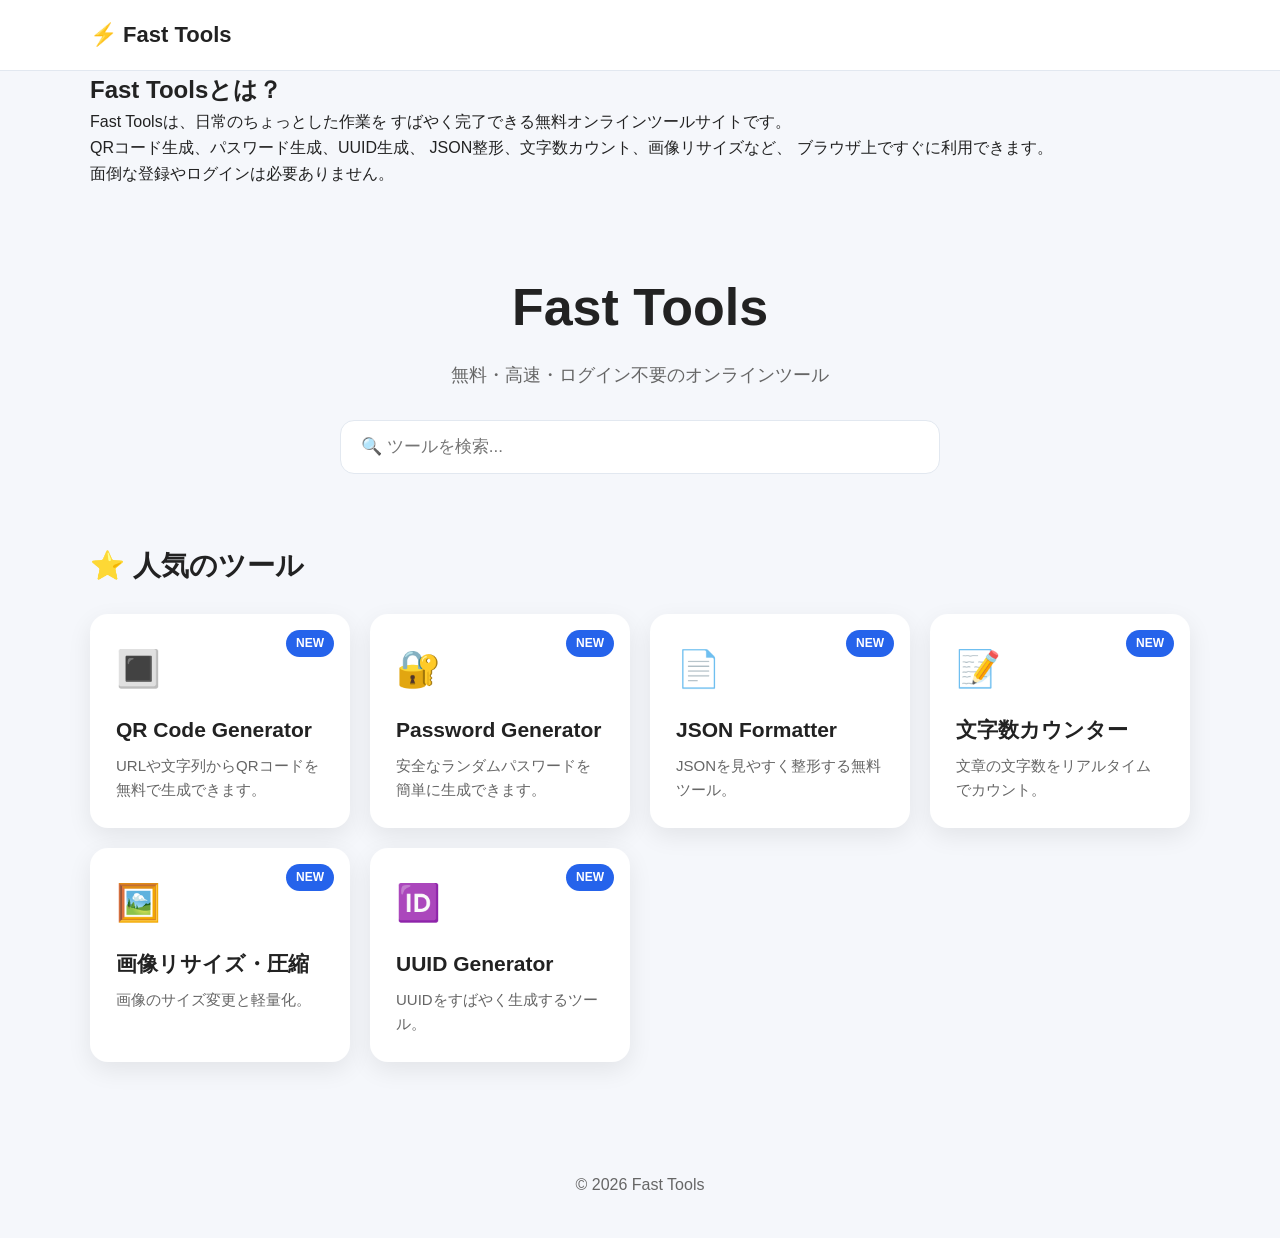
<file: index.html>
<!DOCTYPE html>
<html lang="ja">
<head>
    <meta charset="UTF-8">
    <meta name="viewport" content="width=device-width, initial-scale=1.0">

   <title>Fast Tools｜無料で使える便利なオンラインツール</title>

<meta
    name="description"
    content="Fast Toolsは、QRコード生成、パスワード生成、UUID生成、JSON整形、文字数カウント、画像リサイズなどを無料で使えるオンラインツールサイトです。ログイン不要で利用できます。"
>

<meta name="robots" content="index, follow">
<meta name="theme-color" content="#2563eb">

<meta property="og:title" content="Fast Tools｜無料オンラインツール">
<meta property="og:description" content="ログイン不要ですぐに使える無料オンラインツール。">
<meta property="og:type" content="website">
    <link rel="stylesheet" href="style.css">
</head>

<body>

<header>
    <div class="container nav">
        <a href="./" class="logo">⚡ Fast Tools</a>
    </div>
</header>

<main>

    <section class="about-section">

    <div class="container">

        <h2>Fast Toolsとは？</h2>

        <p>
            Fast Toolsは、日常のちょっとした作業を
            すばやく完了できる無料オンラインツールサイトです。
        </p>

        <p>
            QRコード生成、パスワード生成、UUID生成、
            JSON整形、文字数カウント、画像リサイズなど、
            ブラウザ上ですぐに利用できます。
        </p>

        <p>
            面倒な登録やログインは必要ありません。
        </p>

    </div>

</section>
    <section class="hero">
        <div class="container">

            <h1>Fast Tools</h1>

            <p>
                無料・高速・ログイン不要のオンラインツール
            </p>

            <input
                type="text"
                id="search"
                placeholder="🔍 ツールを検索..."
                autocomplete="off"
            >

        </div>
    </section>


    <section class="tools-section">

        <div class="container">

            <h2>⭐ 人気のツール</h2>

            <div class="grid">

                <a class="card" href="tools/qr-generator/">

                    <span class="badge">NEW</span>

                    <div class="icon">🔳</div>

                    <h3>QR Code Generator</h3>

                    <p>
                        URLや文字列からQRコードを無料で生成できます。
                    </p>

                </a>


                <a class="card" href="tools/password-generator/">

                    <span class="badge">NEW</span>

                    <div class="icon">🔐</div>

                    <h3>Password Generator</h3>

                    <p>
                        安全なランダムパスワードを簡単に生成できます。
                    </p>

                </a>


               <a class="card" href="tools/json-formatter/">

    <span class="badge">NEW</span>

    <div class="icon">📄</div>

    <h3>JSON Formatter</h3>

    <p>
        JSONを見やすく整形する無料ツール。
    </p>

</a>

<a class="card" href="tools/character-counter/">

    <span class="badge">NEW</span>

    <div class="icon">📝</div>

    <h3>文字数カウンター</h3>

    <p>
        文章の文字数をリアルタイムでカウント。
    </p>

</a>

<a class="card" href="tools/image-resizer/">

    <span class="badge">NEW</span>

    <div class="icon">🖼️</div>

    <h3>画像リサイズ・圧縮</h3>

    <p>
        画像のサイズ変更と軽量化。
    </p>

</a>


                <a class="card" href="tools/uuid-generator/">

    <span class="badge">NEW</span>

    <div class="icon">🆔</div>

    <h3>UUID Generator</h3>

    <p>
        UUIDをすばやく生成するツール。
    </p>

</a>
            </div>

        </div>

    </section>

</main>


<footer>
    <div class="container">
        <p>© 2026 Fast Tools</p>
    </div>
</footer>


<script src="script.js"></script>

</body>
</html>
</file>
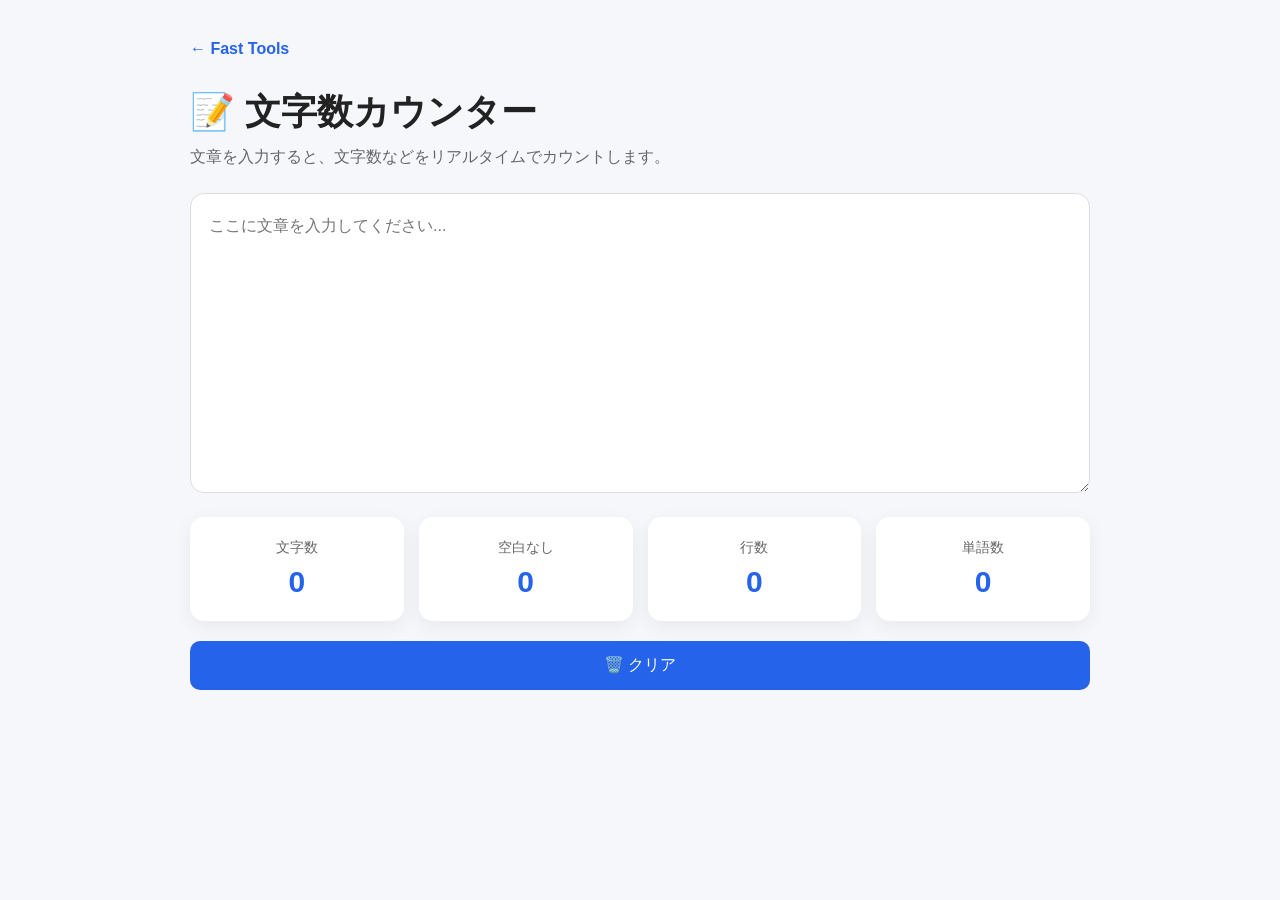
<file: tools/character-counter/index.html>
<!DOCTYPE html>
<html lang="ja">
<head>
    <meta charset="UTF-8">
    <meta name="viewport" content="width=device-width, initial-scale=1.0">

    <title>文字数カウンター | Fast Tools</title>
    <meta name="description" content="文章の文字数、空白を除いた文字数、行数などをリアルタイムで確認できる無料ツールです。">

    <link rel="stylesheet" href="style.css">
</head>

<body>

<div class="container">

    <a href="../../" class="back">← Fast Tools</a>

    <h1>📝 文字数カウンター</h1>

    <p>
        文章を入力すると、文字数などをリアルタイムでカウントします。
    </p>

    <textarea
        id="text"
        placeholder="ここに文章を入力してください..."
    ></textarea>

    <div class="stats">

        <div class="stat">
            <span>文字数</span>
            <strong id="characters">0</strong>
        </div>

        <div class="stat">
            <span>空白なし</span>
            <strong id="noSpaces">0</strong>
        </div>

        <div class="stat">
            <span>行数</span>
            <strong id="lines">0</strong>
        </div>

        <div class="stat">
            <span>単語数</span>
            <strong id="words">0</strong>
        </div>

    </div>

    <button id="clearBtn">
        🗑️ クリア
    </button>

</div>

<script src="script.js"></script>

</body>
</html>
</file>
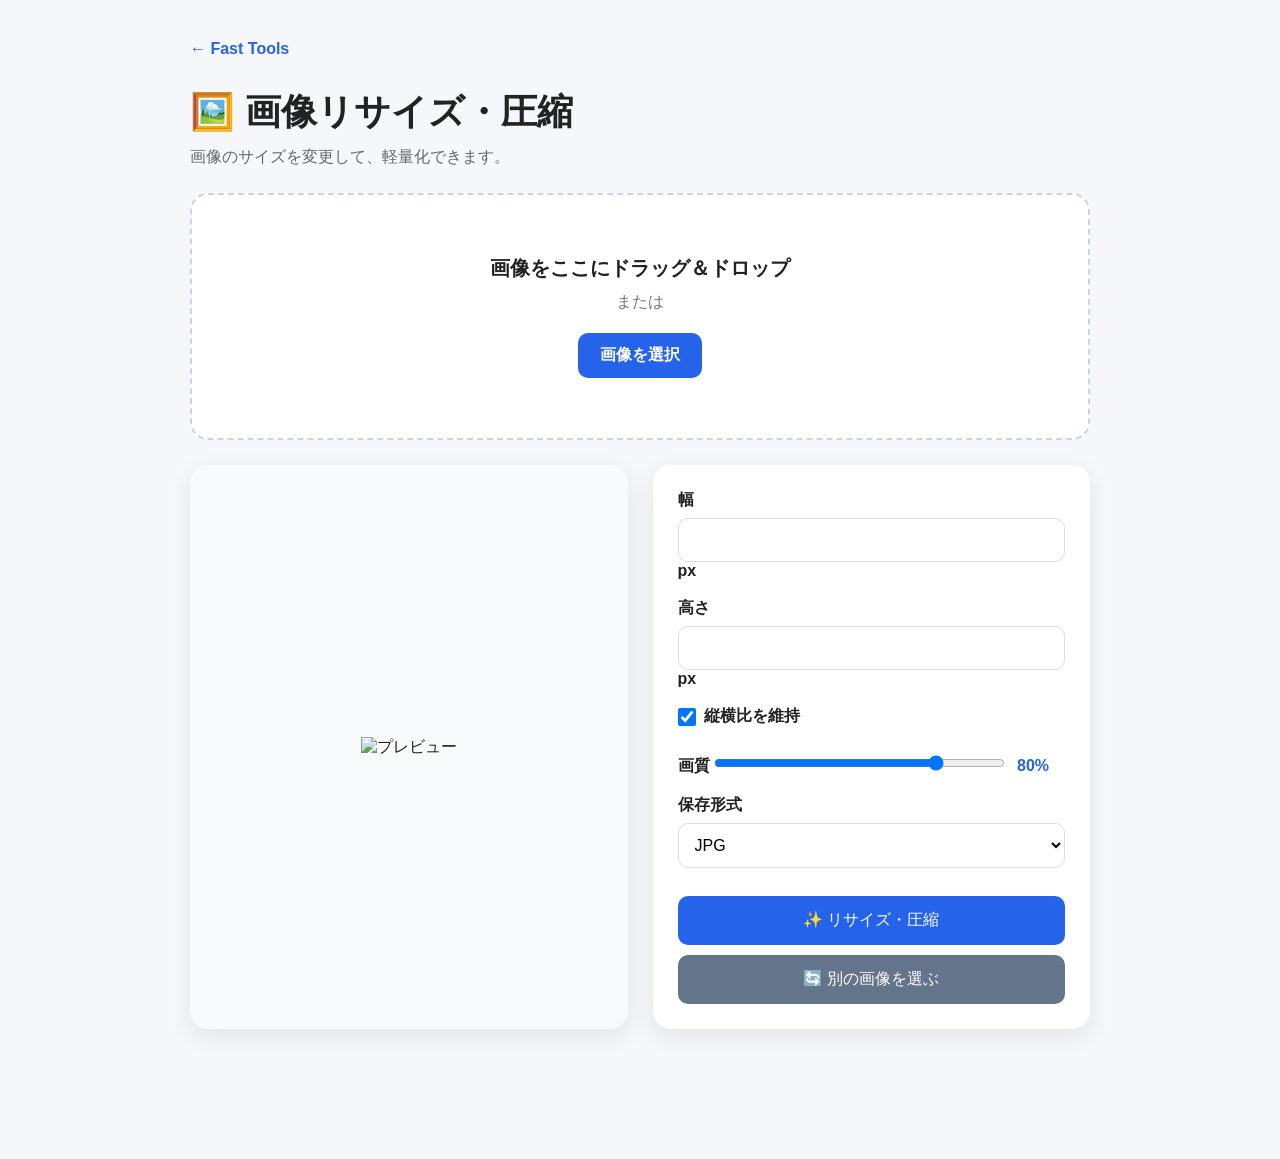
<file: tools/image-resizer/index.html>
<!DOCTYPE html>
<html lang="ja">
<head>
    <meta charset="UTF-8">
    <meta name="viewport" content="width=device-width, initial-scale=1.0">

    <title>画像リサイズ・圧縮 | Fast Tools</title>
    <meta name="description" content="画像のサイズ変更と圧縮ができる無料オンラインツール。ブラウザ内で処理します。">

    <link rel="stylesheet" href="style.css">
</head>

<body>

<div class="container">

    <a href="../../" class="back">← Fast Tools</a>

    <h1>🖼️ 画像リサイズ・圧縮</h1>

    <p>
        画像のサイズを変更して、軽量化できます。
    </p>

    <div class="upload-area" id="uploadArea">

        <p>画像をここにドラッグ＆ドロップ</p>

        <span>または</span>

        <label for="imageInput" class="upload-button">
            画像を選択
        </label>

        <input
            type="file"
            id="imageInput"
            accept="image/*"
            hidden
        >

    </div>

    <div id="editor" class="editor" hidden>

        <div class="preview">
            <img id="previewImage" alt="プレビュー">
        </div>

        <div class="settings">

            <label>
                幅
                <input type="number" id="width" min="1">
                px
            </label>

            <label>
                高さ
                <input type="number" id="height" min="1">
                px
            </label>

            <label class="checkbox">
                <input type="checkbox" id="keepRatio" checked>
                縦横比を維持
            </label>

            <label>
                画質
                <input
                    type="range"
                    id="quality"
                    min="10"
                    max="100"
                    value="80"
                >
                <span id="qualityValue">80%</span>
            </label>

            <label>
                保存形式
                <select id="format">
                    <option value="image/jpeg">JPG</option>
                    <option value="image/png">PNG</option>
                    <option value="image/webp">WebP</option>
                </select>
            </label>

            <button id="processBtn">
                ✨ リサイズ・圧縮
            </button>

            <button id="downloadBtn" hidden>
                ⬇️ 画像をダウンロード
            </button>

            <button id="resetBtn" class="secondary">
                🔄 別の画像を選ぶ
            </button>

        </div>

    </div>

    <p id="message"></p>

    <canvas id="canvas" hidden></canvas>

</div>

<script src="script.js"></script>

</body>
</html>
</file>
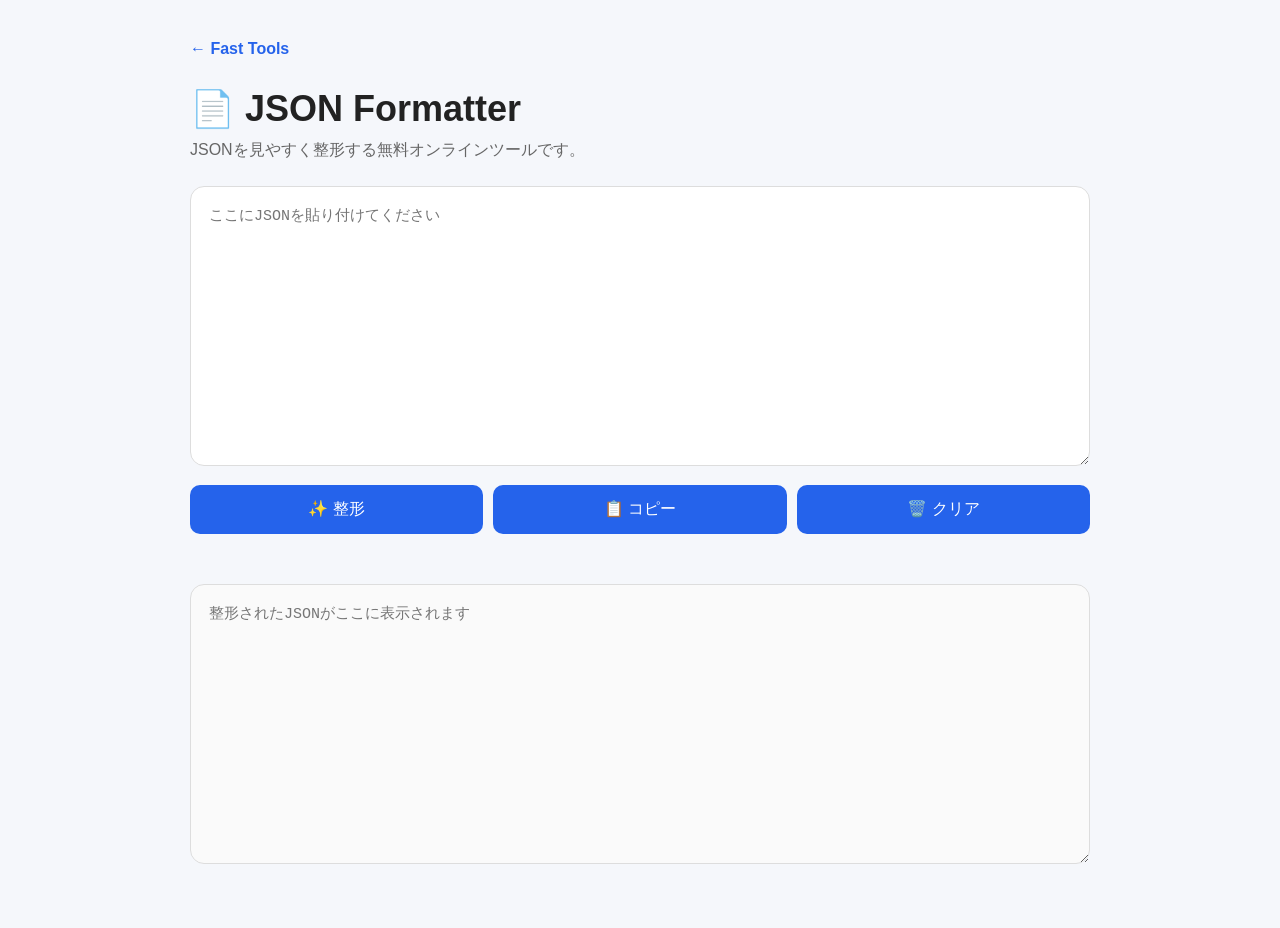
<file: tools/json-formatter/index.html>
<!DOCTYPE html>
<html lang="ja">
<head>
    <meta charset="UTF-8">
    <meta name="viewport" content="width=device-width, initial-scale=1.0">

    <title>JSON Formatter | Fast Tools</title>
    <meta name="description" content="JSONを無料で整形・圧縮できるオンラインツール。ログイン不要ですぐに使えます。">

    <link rel="stylesheet" href="style.css">
</head>

<body>

<div class="container">

    <a href="../../" class="back">← Fast Tools</a>

    <h1>📄 JSON Formatter</h1>

    <p>JSONを見やすく整形する無料オンラインツールです。</p>

    <textarea
        id="input"
        placeholder='ここにJSONを貼り付けてください'
    ></textarea>

    <div class="buttons">

        <button id="formatBtn">
            ✨ 整形
        </button>

        <button id="copyBtn">
            📋 コピー
        </button>

        <button id="clearBtn">
            🗑️ クリア
        </button>

    </div>

    <p id="message"></p>

    <textarea
        id="output"
        readonly
        placeholder="整形されたJSONがここに表示されます"
    ></textarea>

</div>

<script src="script.js"></script>

</body>
</html>
</file>
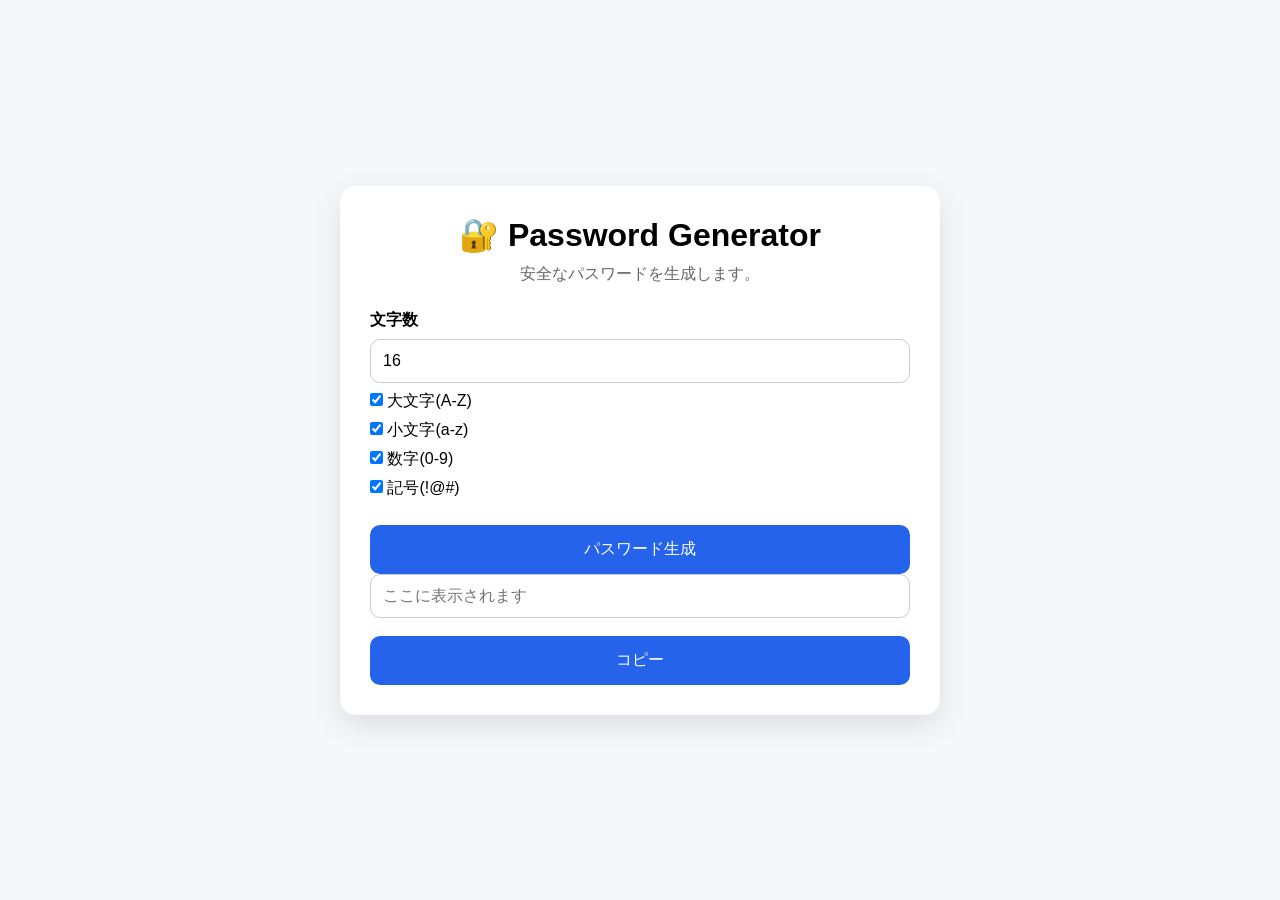
<file: tools/password-generator/index.html>
<!DOCTYPE html>
<html lang="ja">
<head>
    <meta charset="UTF-8">
    <meta name="viewport" content="width=device-width, initial-scale=1.0">
    <title>Password Generator | Fast Tools</title>

    <link rel="stylesheet" href="style.css">
</head>

<body>

<div class="container">

    <h1>🔐 Password Generator</h1>

    <p>安全なパスワードを生成します。</p>

    <label>文字数</label>

    <input
        type="number"
        id="length"
        value="16"
        min="8"
        max="64"
    >

    <div class="options">

        <label><input type="checkbox" id="upper" checked> 大文字(A-Z)</label>

        <label><input type="checkbox" id="lower" checked> 小文字(a-z)</label>

        <label><input type="checkbox" id="number" checked> 数字(0-9)</label>

        <label><input type="checkbox" id="symbol" checked> 記号(!@#)</label>

    </div>

    <button onclick="generatePassword()">
        パスワード生成
    </button>

    <input
        id="result"
        readonly
        placeholder="ここに表示されます"
    >

    <button onclick="copyPassword()">
        コピー
    </button>

</div>

<script src="script.js"></script>

</body>
</html>
</file>
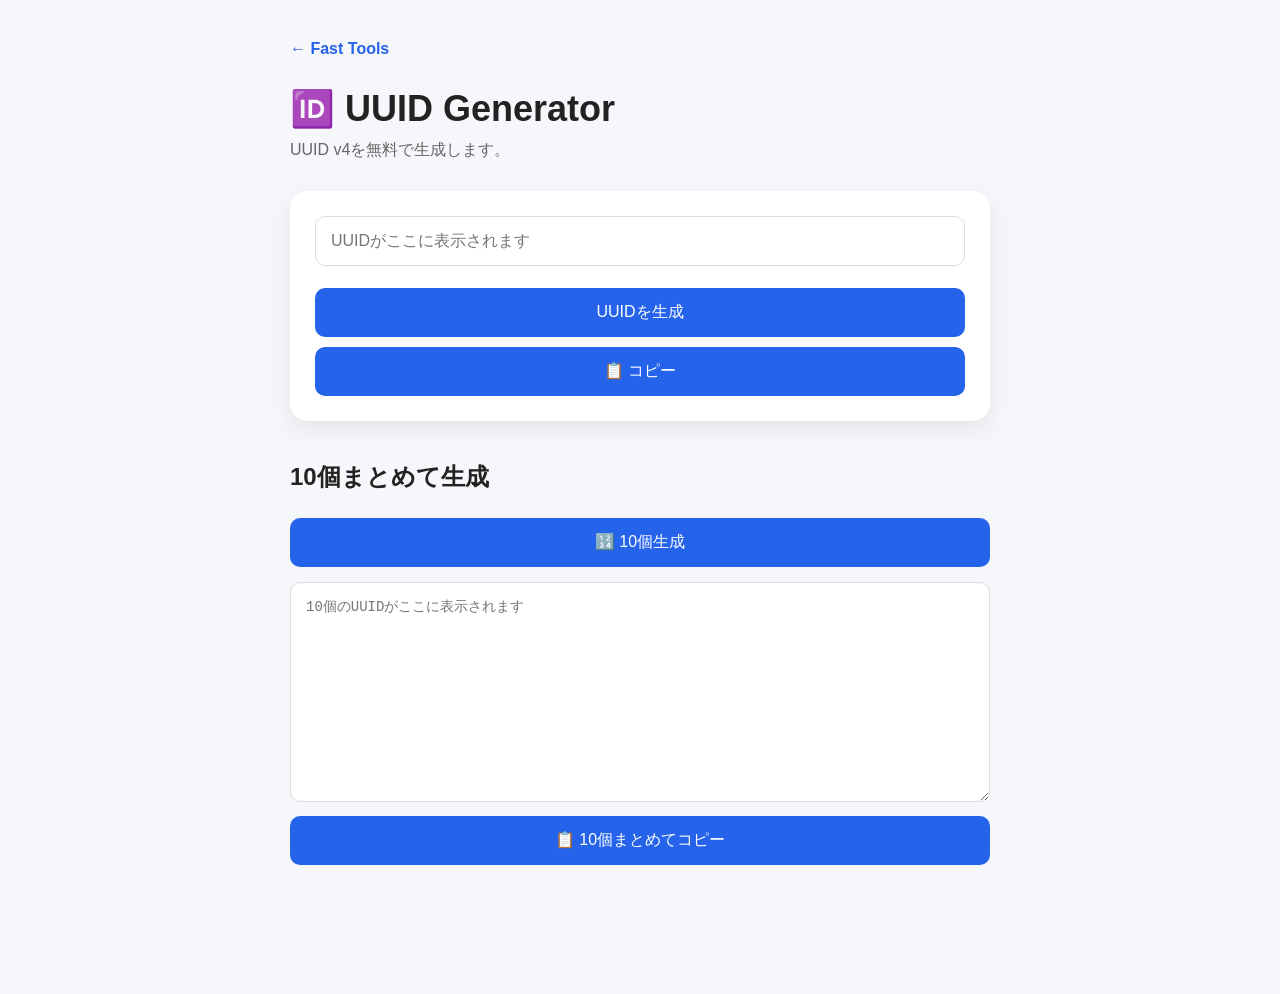
<file: tools/uuid-generator/index.html>
<!DOCTYPE html>
<html lang="ja">
<head>
    <meta charset="UTF-8">
    <meta name="viewport" content="width=device-width, initial-scale=1.0">

    <title>UUID Generator | Fast Tools</title>
    <meta name="description" content="UUID v4を無料で生成できるオンラインツール。ログイン不要ですぐに使えます。">

    <link rel="stylesheet" href="style.css">
</head>

<body>

<div class="container">

    <a href="../../" class="back">← Fast Tools</a>

    <h1>🆔 UUID Generator</h1>

    <p>UUID v4を無料で生成します。</p>

    <div class="result-area">

        <input
            type="text"
            id="result"
            readonly
            placeholder="UUIDがここに表示されます"
        >

        <button id="generateBtn">
            UUIDを生成
        </button>

        <button id="copyBtn">
            📋 コピー
        </button>

    </div>

    <h2>10個まとめて生成</h2>

    <button id="generate10Btn">
        🔢 10個生成
    </button>

    <textarea
        id="multipleResult"
        readonly
        placeholder="10個のUUIDがここに表示されます"
    ></textarea>

    <button id="copy10Btn">
        📋 10個まとめてコピー
    </button>

    <p id="message"></p>

</div>

<script src="script.js"></script>

</body>
</html>
</file>
<file: style.css>
* {
    margin: 0;
    padding: 0;
    box-sizing: border-box;
}

:root {
    --bg: #f5f7fb;
    --card: #ffffff;
    --text: #222222;
    --subtext: #666666;
    --blue: #2563eb;
    --blue-dark: #1d4ed8;
    --border: #e2e8f0;
    --shadow: 0 8px 24px rgba(0, 0, 0, 0.08);
}

body {
    font-family: Arial, sans-serif;
    background: var(--bg);
    color: var(--text);
    line-height: 1.6;
}

/* Header */

header {
    background: white;
    border-bottom: 1px solid var(--border);
}

.container {
    width: min(1100px, 90%);
    margin: 0 auto;
}

.nav {
    height: 70px;
    display: flex;
    align-items: center;
}

.logo {
    color: var(--text);
    text-decoration: none;
    font-size: 22px;
    font-weight: bold;
}

/* Hero */

.hero {
    text-align: center;
    padding: 80px 20px 50px;
}

.hero h1 {
    font-size: 52px;
    margin-bottom: 12px;
}

.hero p {
    color: var(--subtext);
    font-size: 18px;
    margin-bottom: 30px;
}

/* Search */

#search {
    width: min(600px, 100%);
    padding: 16px 20px;
    border: 1px solid var(--border);
    border-radius: 14px;
    background: white;
    font-size: 17px;
    outline: none;
}

#search:focus {
    border-color: var(--blue);
    box-shadow: 0 0 0 3px rgba(37, 99, 235, 0.12);
}

/* Tools */

.tools-section {
    padding: 20px 0 70px;
}

.tools-section h2 {
    margin-bottom: 25px;
    font-size: 28px;
}

.grid {
    display: grid;
    grid-template-columns: repeat(auto-fit, minmax(250px, 1fr));
    gap: 20px;
}

/* Cards */

.card {
    display: block;
    position: relative;
    background: var(--card);
    color: var(--text);
    text-decoration: none;
    padding: 26px;
    border-radius: 18px;
    box-shadow: var(--shadow);
    transition: transform 0.2s, box-shadow 0.2s;
}

.card:hover {
    transform: translateY(-6px);
    box-shadow: 0 16px 35px rgba(37, 99, 235, 0.15);
}

.icon {
    font-size: 36px;
    margin-bottom: 15px;
}

.card h3 {
    font-size: 21px;
    margin-bottom: 8px;
}

.card p {
    color: var(--subtext);
    font-size: 15px;
}

/* NEW badge */

.badge {
    position: absolute;
    top: 16px;
    right: 16px;
    background: var(--blue);
    color: white;
    padding: 4px 10px;
    border-radius: 999px;
    font-size: 12px;
    font-weight: bold;
}

/* Coming Soon */

.coming-soon {
    cursor: default;
}

.coming {
    display: inline-block;
    margin-top: 15px;
    padding: 4px 10px;
    border-radius: 999px;
    background: #eef2ff;
    color: var(--blue);
    font-size: 12px;
    font-weight: bold;
}

/* Footer */

footer {
    text-align: center;
    padding: 40px 20px;
    color: var(--subtext);
}

/* Mobile */

@media (max-width: 700px) {

    .hero {
        padding-top: 55px;
    }

    .hero h1 {
        font-size: 38px;
    }

    .hero p {
        font-size: 16px;
    }

    .tools-section h2 {
        font-size: 24px;
    }

    .card {
        padding: 22px;
    }
}
</file>
<file: tools/character-counter/style.css>
* {
    margin: 0;
    padding: 0;
    box-sizing: border-box;
}

body {
    font-family: Arial, sans-serif;
    background: #f5f7fb;
    color: #222;
    min-height: 100vh;
}

.container {
    width: min(900px, 90%);
    margin: 0 auto;
    padding: 40px 0 60px;
}

.back {
    display: inline-block;
    margin-bottom: 30px;
    color: #2563eb;
    text-decoration: none;
    font-weight: bold;
}

.back:hover {
    text-decoration: underline;
}

h1 {
    font-size: 36px;
    margin-bottom: 10px;
}

.container > p {
    color: #666;
    margin-bottom: 25px;
}

#text {
    width: 100%;
    min-height: 300px;
    padding: 18px;
    border: 1px solid #ddd;
    border-radius: 14px;
    background: white;
    color: #222;
    font-family: Arial, sans-serif;
    font-size: 16px;
    line-height: 1.7;
    resize: vertical;
    outline: none;
}

#text:focus {
    border-color: #2563eb;
    box-shadow: 0 0 0 3px rgba(37, 99, 235, 0.12);
}

.stats {
    display: grid;
    grid-template-columns: repeat(4, 1fr);
    gap: 15px;
    margin: 20px 0;
}

.stat {
    background: white;
    padding: 22px;
    border-radius: 14px;
    box-shadow: 0 6px 20px rgba(0, 0, 0, 0.06);
    text-align: center;
}

.stat span {
    display: block;
    color: #666;
    font-size: 14px;
    margin-bottom: 8px;
}

.stat strong {
    display: block;
    font-size: 30px;
    color: #2563eb;
}

#clearBtn {
    width: 100%;
    padding: 14px;
    border: none;
    border-radius: 10px;
    background: #2563eb;
    color: white;
    font-size: 16px;
    cursor: pointer;
}

#clearBtn:hover {
    background: #1d4ed8;
}

@media (max-width: 700px) {

    .container {
        padding-top: 25px;
    }

    h1 {
        font-size: 28px;
    }

    .stats {
        grid-template-columns: repeat(2, 1fr);
    }

    .stat {
        padding: 18px;
    }

    .stat strong {
        font-size: 25px;
    }

}
</file>
<file: tools/image-resizer/style.css>
* {
    margin: 0;
    padding: 0;
    box-sizing: border-box;
}

body {
    font-family: Arial, sans-serif;
    background: #f5f7fb;
    color: #222;
    min-height: 100vh;
}

.container {
    width: min(900px, 90%);
    margin: 0 auto;
    padding: 40px 0 60px;
}

.back {
    display: inline-block;
    margin-bottom: 30px;
    color: #2563eb;
    text-decoration: none;
    font-weight: bold;
}

.back:hover {
    text-decoration: underline;
}

h1 {
    font-size: 36px;
    margin-bottom: 10px;
}

.container > p {
    color: #666;
    margin-bottom: 25px;
}

/* アップロード */

.upload-area {
    background: white;
    border: 2px dashed #cbd5e1;
    border-radius: 18px;
    padding: 60px 20px;
    text-align: center;
    transition: 0.2s;
}

.upload-area.dragover {
    border-color: #2563eb;
    background: #eff6ff;
}

.upload-area p {
    font-size: 20px;
    font-weight: bold;
    margin-bottom: 10px;
}

.upload-area span {
    display: block;
    color: #777;
    margin-bottom: 20px;
}

.upload-button {
    display: inline-block;
    padding: 12px 22px;
    background: #2563eb;
    color: white;
    border-radius: 10px;
    cursor: pointer;
    font-weight: bold;
}

.upload-button:hover {
    background: #1d4ed8;
}

/* 編集画面 */

.editor {
    display: grid;
    grid-template-columns: 1fr 1fr;
    gap: 25px;
    margin-top: 25px;
}

.preview,
.settings {
    background: white;
    padding: 25px;
    border-radius: 18px;
    box-shadow: 0 8px 24px rgba(0, 0, 0, 0.08);
}

/* プレビュー */

.preview {
    display: flex;
    justify-content: center;
    align-items: center;
    min-height: 350px;
    background: #f8fafc;
}

#previewImage {
    max-width: 100%;
    max-height: 500px;
    object-fit: contain;
}

/* 設定 */

.settings label {
    display: block;
    margin-bottom: 18px;
    font-weight: bold;
}

.settings input[type="number"],
.settings select {
    width: 100%;
    margin-top: 7px;
    padding: 12px;
    border: 1px solid #ddd;
    border-radius: 10px;
    font-size: 16px;
    background: white;
}

.settings input[type="range"] {
    width: 75%;
    margin-top: 10px;
}

#qualityValue {
    display: inline-block;
    margin-left: 8px;
    color: #2563eb;
}

.checkbox {
    display: flex !important;
    align-items: center;
    gap: 8px;
}

.checkbox input {
    width: 18px;
    height: 18px;
}

/* ボタン */

button {
    width: 100%;
    padding: 14px;
    border: none;
    border-radius: 10px;
    background: #2563eb;
    color: white;
    font-size: 16px;
    cursor: pointer;
    margin-top: 10px;
}

button:hover {
    background: #1d4ed8;
}

button.secondary {
    background: #64748b;
}

button.secondary:hover {
    background: #475569;
}

#message {
    text-align: center;
    margin-top: 20px;
    min-height: 25px;
    color: #2563eb;
    font-weight: bold;
}

/* スマホ */

@media (max-width: 700px) {

    .container {
        padding-top: 25px;
    }

    h1 {
        font-size: 28px;
    }

    .editor {
        grid-template-columns: 1fr;
    }

    .upload-area {
        padding: 45px 15px;
    }

}
</file>
<file: tools/json-formatter/style.css>
* {
    margin: 0;
    padding: 0;
    box-sizing: border-box;
}

body {
    font-family: Arial, sans-serif;
    background: #f5f7fb;
    color: #222;
    min-height: 100vh;
}

.container {
    width: min(900px, 90%);
    margin: 0 auto;
    padding: 40px 0 60px;
}

.back {
    display: inline-block;
    margin-bottom: 30px;
    color: #2563eb;
    text-decoration: none;
    font-weight: bold;
}

.back:hover {
    text-decoration: underline;
}

h1 {
    font-size: 36px;
    margin-bottom: 10px;
}

.container > p {
    color: #666;
    margin-bottom: 25px;
}

textarea {
    width: 100%;
    min-height: 280px;
    padding: 18px;
    border: 1px solid #ddd;
    border-radius: 14px;
    background: white;
    color: #222;
    font-family: Consolas, monospace;
    font-size: 15px;
    line-height: 1.6;
    resize: vertical;
    outline: none;
}

textarea:focus {
    border-color: #2563eb;
    box-shadow: 0 0 0 3px rgba(37, 99, 235, 0.12);
}

.buttons {
    display: flex;
    gap: 10px;
    margin: 15px 0;
}

button {
    flex: 1;
    padding: 14px;
    border: none;
    border-radius: 10px;
    background: #2563eb;
    color: white;
    font-size: 16px;
    cursor: pointer;
}

button:hover {
    background: #1d4ed8;
}

#message {
    min-height: 25px;
    margin: 10px 0;
    font-weight: bold;
}

#output {
    background: #fafafa;
}

@media (max-width: 600px) {

    .container {
        padding-top: 25px;
    }

    h1 {
        font-size: 28px;
    }

    .buttons {
        flex-direction: column;
    }

    textarea {
        min-height: 220px;
    }
}
</file>
<file: tools/password-generator/style.css>
*{
    margin:0;
    padding:0;
    box-sizing:border-box;
}

body{
    font-family:Arial,sans-serif;
    background:#f5f7fb;
    display:flex;
    justify-content:center;
    align-items:center;
    min-height:100vh;
}

.container{
    width:90%;
    max-width:600px;
    background:white;
    padding:30px;
    border-radius:16px;
    box-shadow:0 10px 30px rgba(0,0,0,.1);
}

h1{
    text-align:center;
    margin-bottom:10px;
}

p{
    text-align:center;
    color:#666;
    margin-bottom:25px;
}

label{
    display:block;
    margin-top:12px;
    margin-bottom:8px;
    font-weight:bold;
}

.options label{
    display:block;
    font-weight:normal;
    margin:8px 0;
}

input[type="number"],
#result{
    width:100%;
    padding:12px;
    font-size:16px;
    border:1px solid #ccc;
    border-radius:10px;
}

button{
    width:100%;
    margin-top:18px;
    padding:14px;
    background:#2563eb;
    color:white;
    border:none;
    border-radius:10px;
    font-size:16px;
    cursor:pointer;
}

button:hover{
    background:#1d4ed8;
}
</file>
<file: tools/uuid-generator/style.css>
* {
    margin: 0;
    padding: 0;
    box-sizing: border-box;
}

body {
    font-family: Arial, sans-serif;
    background: #f5f7fb;
    color: #222;
    min-height: 100vh;
}

.container {
    width: min(700px, 90%);
    margin: 0 auto;
    padding: 40px 0 60px;
}

.back {
    display: inline-block;
    margin-bottom: 30px;
    color: #2563eb;
    text-decoration: none;
    font-weight: bold;
}

.back:hover {
    text-decoration: underline;
}

h1 {
    font-size: 36px;
    margin-bottom: 10px;
}

p {
    color: #666;
    margin-bottom: 30px;
}

.result-area {
    background: white;
    padding: 25px;
    border-radius: 18px;
    box-shadow: 0 8px 24px rgba(0, 0, 0, 0.08);
    margin-bottom: 40px;
}

#result {
    width: 100%;
    padding: 15px;
    border: 1px solid #ddd;
    border-radius: 10px;
    font-size: 16px;
    margin-bottom: 12px;
}

button {
    width: 100%;
    padding: 14px;
    border: none;
    border-radius: 10px;
    background: #2563eb;
    color: white;
    font-size: 16px;
    cursor: pointer;
    margin-top: 10px;
}

button:hover {
    background: #1d4ed8;
}

h2 {
    font-size: 24px;
    margin-bottom: 15px;
}

#multipleResult {
    width: 100%;
    min-height: 220px;
    margin-top: 15px;
    padding: 15px;
    border: 1px solid #ddd;
    border-radius: 10px;
    font-family: monospace;
    font-size: 14px;
    resize: vertical;
    background: white;
}

#message {
    text-align: center;
    margin-top: 15px;
    color: #2563eb;
    min-height: 24px;
}

@media (max-width: 600px) {

    .container {
        padding-top: 25px;
    }

    h1 {
        font-size: 28px;
    }

    .result-area {
        padding: 18px;
    }

}
</file>
